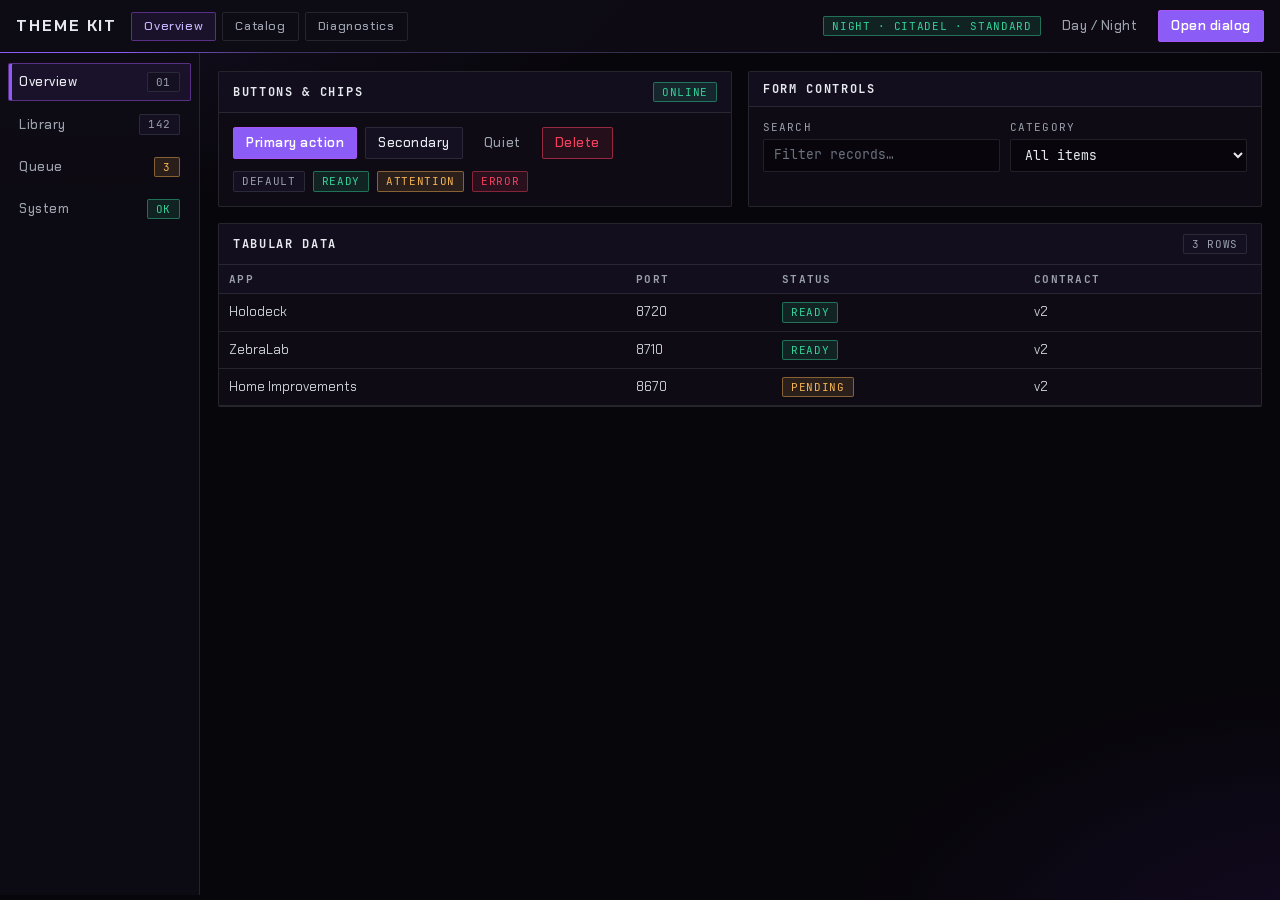
<file: web/kit/demo.html>
<!doctype html>
<html lang="en-GB">
<head>
<meta charset="utf-8">
<meta name="viewport" content="width=device-width, initial-scale=1">
<title>Citadel Theme Kit — Demo</title>
<link rel="stylesheet" href="./kit-tokens.css">
<script src="./kit-init.js" data-storage-prefix="ck-demo"></script>
<link rel="stylesheet" href="./kit.css">
<link rel="stylesheet" href="./demo.css">
</head>
<body class="ck-app">
  <header class="ck-header">
    <span class="ck-brand">Theme Kit</span>
    <nav class="ck-tabs" role="tablist" aria-label="Demo tabs">
      <button type="button" class="ck-tab is-active" role="tab" aria-selected="true">Overview</button>
      <button type="button" class="ck-tab" role="tab" aria-selected="false">Catalog</button>
      <button type="button" class="ck-tab" role="tab" aria-selected="false">Diagnostics</button>
    </nav>
    <span class="ck-header__spacer"></span>
    <div class="ck-header__actions">
      <span class="ck-chip ck-chip--ok" id="state-chip">night · citadel</span>
      <button type="button" class="ck-btn ck-btn--quiet" id="toggle-mode">Day / Night</button>
      <button type="button" class="ck-btn ck-btn--primary" id="open-dlg">Open dialog</button>
    </div>
  </header>

  <div class="demo-shell">
    <nav class="ck-rail" aria-label="Sections">
      <button type="button" class="ck-rail__item is-active" aria-current="page"><span>Overview</span><span class="ck-chip">01</span></button>
      <button type="button" class="ck-rail__item"><span>Library</span><span class="ck-chip">142</span></button>
      <button type="button" class="ck-rail__item"><span>Queue</span><span class="ck-chip ck-chip--warn">3</span></button>
      <button type="button" class="ck-rail__item"><span>System</span><span class="ck-chip ck-chip--ok">OK</span></button>
    </nav>

    <main class="demo-main">
      <div class="demo-grid">
        <section class="ck-panel">
          <div class="ck-panel__head">
            <h2 class="ck-panel__title">Buttons &amp; Chips</h2>
            <span class="ck-chip ck-chip--ok">Online</span>
          </div>
          <div class="ck-panel__body">
            <div class="demo-row demo-row--spaced">
              <button type="button" class="ck-btn ck-btn--primary">Primary action</button>
              <button type="button" class="ck-btn">Secondary</button>
              <button type="button" class="ck-btn ck-btn--quiet">Quiet</button>
              <button type="button" class="ck-btn ck-btn--danger">Delete</button>
            </div>
            <div class="demo-row">
              <span class="ck-chip">Default</span>
              <span class="ck-chip ck-chip--ok">Ready</span>
              <span class="ck-chip ck-chip--warn">Attention</span>
              <span class="ck-chip ck-chip--bad">Error</span>
            </div>
          </div>
        </section>

        <section class="ck-panel">
          <div class="ck-panel__head">
            <h2 class="ck-panel__title">Form Controls</h2>
          </div>
          <div class="ck-panel__body">
            <div class="demo-fields">
              <label>Search<input class="ck-input" type="search" placeholder="Filter records…"></label>
              <label>Category<select class="ck-select"><option>All items</option><option>Favourites</option><option>Recent</option></select></label>
            </div>
          </div>
        </section>
      </div>

      <section class="ck-panel">
        <div class="ck-panel__head">
          <h2 class="ck-panel__title">Tabular Data</h2>
          <span class="ck-chip">3 rows</span>
        </div>
        <div class="ck-panel__body demo-table-wrap">
          <table class="ck-table">
            <thead><tr><th>App</th><th>Port</th><th>Status</th><th>Contract</th></tr></thead>
            <tbody>
              <tr><td>Holodeck</td><td>8720</td><td><span class="ck-chip ck-chip--ok">Ready</span></td><td>v2</td></tr>
              <tr><td>ZebraLab</td><td>8710</td><td><span class="ck-chip ck-chip--ok">Ready</span></td><td>v2</td></tr>
              <tr><td>Home Improvements</td><td>8670</td><td><span class="ck-chip ck-chip--warn">Pending</span></td><td>v2</td></tr>
            </tbody>
          </table>
        </div>
      </section>
    </main>
  </div>

  <dialog class="ck-dialog" id="demo-dlg">
    <div class="ck-dialog__head">
      <h3 class="ck-dialog__title">Confirm action</h3>
      <button type="button" class="ck-btn ck-btn--quiet" data-close>Close</button>
    </div>
    <div class="ck-dialog__body">
      <p class="demo-copy">Every framed app inherits Citadel's active theme, family, style and Day/Night mode automatically.</p>
    </div>
    <div class="ck-dialog__foot">
      <button type="button" class="ck-btn" data-close>Cancel</button>
      <button type="button" class="ck-btn ck-btn--primary" data-close>Confirm</button>
    </div>
  </dialog>

  <script type="module" src="./demo.js"></script>
</body>
</html>
</file>
<file: web/kit/kit-tokens.css>
/* ==========================================================================
   Citadel Theme Kit — design tokens (Citadel, LCARS, Borg × Night & Day)
   Mirrors Citadel's tokens.css, lcars.css and borg.css root palette blocks.
   tests/test_appearance.py asserts every colour token matches Citadel's CSS.
   ========================================================================== */

@font-face { font-family: "Chakra Petch"; font-weight: 400; font-display: swap; src: url("./fonts/ChakraPetch-400.woff2") format("woff2"); }
@font-face { font-family: "Chakra Petch"; font-weight: 500; font-display: swap; src: url("./fonts/ChakraPetch-500.woff2") format("woff2"); }
@font-face { font-family: "Chakra Petch"; font-weight: 600; font-display: swap; src: url("./fonts/ChakraPetch-600.woff2") format("woff2"); }
@font-face { font-family: "Chakra Petch"; font-weight: 700; font-display: swap; src: url("./fonts/ChakraPetch-700.woff2") format("woff2"); }
@font-face { font-family: "JetBrains Mono"; font-weight: 400; font-display: swap; src: url("./fonts/JetBrainsMono-Regular.ttf") format("truetype"); }
@font-face { font-family: "JetBrains Mono"; font-weight: 700; font-display: swap; src: url("./fonts/JetBrainsMono-Bold.ttf") format("truetype"); }
@font-face { font-family: "Antonio"; src: url("./fonts/Antonio-VF.ttf") format("truetype"); font-weight: 100 700; font-display: swap; }

/* ---- Citadel Night (default) ---------------------------------------------------------------- */
:root {
  --bg:         #07060a;
  --bg-2:       #0b0910;
  --surface:    #0e0b14;
  --surface-2:  #151021;
  --surface-3:  #1c1530;

  --accent:      #8b5cf6;
  --accent-hi:   #a855f7;
  --accent-soft: #c4b5fd;
  --accent-deep: #4c1d95;
  --accent-wash: rgba(139, 92, 246, 0.10);
  --accent-ink:  #ffffff;
  --glow-2:      #4c1d95;

  --silver-hi:   #e6e9ee;
  --silver:      #c9ced6;
  --silver-mute: #9aa1ad;
  --silver-dim:  #6b7280;

  --edge:        rgba(201, 206, 214, 0.13);
  --edge-strong: rgba(168, 85, 247, 0.45);

  --ok:   #34d399;
  --warn: #f5b454;
  --bad:  #f43f5e;
  --heat-1: #f3d899;
  --heat-2: #f5a742;
  --heat-3: #ff4b2b;
  --series-1: #a78bfa; --series-2: #e6e9ee; --series-3: #f0abfc; --series-4: #67e8f9; --series-5: #93c5fd;

  --well:      rgba(0, 0, 0, 0.38);
  --vignette:  rgba(0, 0, 0, 0.45);

  --font-display: "Chakra Petch", "Segoe UI", system-ui, sans-serif;
  --font-mono:    "JetBrains Mono", ui-monospace, "SFMono-Regular", Menlo, monospace;

  --chamfer: 14px;
  --gap: 16px;
  --radius-sm: 2px;
  --ease: cubic-bezier(.2, .7, .2, 1);
}

/* ---- Citadel Day ---------------------------------------------------------------------------- */
:root[data-mode="day"] {
  --bg:         #f2e8d5;
  --bg-2:       #f5ecdd;
  --surface:    #f8f0e2;
  --surface-2:  #faf4e6;
  --surface-3:  #fdf9f0;

  --accent:      #b5541f;
  --accent-hi:   #c4601f;
  --accent-soft: #82401b;
  --accent-deep: #6e2a12;
  --accent-wash: rgba(181, 84, 31, 0.10);
  --accent-ink:  #ffffff;
  --glow-2:      #6e2a12;

  --silver-hi:   #2a2015;
  --silver:      #4a3c2a;
  --silver-mute: #6b5c44;
  --silver-dim:  #93876c;

  --edge:        #ddcda8;
  --edge-strong: rgba(196, 96, 31, 0.45);

  --ok:   #3d5a73;
  --warn: #b0601c;
  --bad:  #8a2e2e;
  --heat-1: #8c6a45;
  --heat-2: #b5541f;
  --heat-3: #a3302a;
  --series-1: #b5541f; --series-2: #3d5a73; --series-3: #8a2e2e; --series-4: #7d6b52; --series-5: #5c4a3a;

  --well:      rgba(42, 32, 21, 0.07);
  --vignette:  rgba(42, 32, 21, 0.10);

  color-scheme: light;
}

/* ---- LCARS family (Night & Day; shared by LCARS and LCARS 25) ------------------------------- */
html[data-family="lcars"] {
  --lc-1: #a78bfa;
  --lc-2: #c4b5fd;
  --lc-3: #8577e0;
  --lc-4: #c9ced6;
  --lc-5: #d3a4ea;
  --lc-6: #8f96a3;
  --lc-7: #f2b45a;
  --lc-red: #f43f5e;
  --lc-frame: var(--lc-3);
  --lc-gig: #b03c64;
  --lc-gig-on: #f6e9ee;
  --lc-diary: #9a5bb5;
  --lc-on: #07060a;
  --lc-hd-frame: #6c5ce7; --lc-hd-1: #9b6bff; --lc-hd-2: #6f86d6; --lc-hd-3: #c05ed8; --lc-hd-4: #6c5ce7;
  --lc-font: "Antonio", "Arial Narrow", "Roboto Condensed", sans-serif;
  --lc-ease: cubic-bezier(.2, .8, .2, 1);
}

html[data-family="lcars"][data-mode="day"] {
  --lc-1: #b5541f;
  --lc-2: #a8652f;
  --lc-3: #3d5a73;
  --lc-4: #7d6b52;
  --lc-5: #8a2e2e;
  --lc-6: #5c4a3a;
  --lc-7: #c25a17;
  --lc-red: #a3302a;
  --lc-on: #fdf8ee;
  --lc-frame: var(--lc-1);
  --lc-gig: var(--lc-5); --lc-gig-on: var(--lc-on); --lc-diary: var(--lc-2);
  --lc-hd-frame: var(--lc-frame); --lc-hd-1: var(--lc-2); --lc-hd-2: var(--lc-4); --lc-hd-3: var(--lc-5); --lc-hd-4: var(--lc-1);
}

/* ---- Borg family (Night & Day — Obsidian default) ------------------------------------------- */
html[data-family="borg"] {
  --bg:           #030304;
  --bg-2:         #060708;
  --surface:      #090a0c;
  --surface-2:    #0f1114;
  --surface-3:    #16191e;

  --accent:       #2ee86c;
  --accent-hi:    #5eff91;
  --accent-soft:  #86f7a9;
  --accent-deep:  #0d4a22;
  --accent-wash:  rgba(46, 232, 108, 0.09);
  --accent-ink:   #030604;
  --glow-2:       #030304;

  --silver-hi:    #eef1f4;
  --silver:       #c2c8cf;
  --silver-mute:  #7d8590;
  --silver-dim:   #4d545e;

  --edge:         rgba(255, 255, 255, 0.11);
  --edge-strong:  rgba(46, 232, 108, 0.43);

  --ok:           #2ee86c;
  --warn:         #e5b23a;
  --bad:          #f43f5e;
  --heat-1:       #d8a328;
  --heat-2:       #f59e0b;
  --heat-3:       #ff4b2b;

  --series-1:     #2ee86c;
  --series-2:     #d8a328;
  --series-3:     #5f8c8a;
  --series-4:     #6684b5;
  --series-5:     #a6f4c5;

  --well:         rgba(0, 0, 0, 0.60);
  --vignette:     rgba(0, 0, 0, 0.70);

  --brg-node:     #2ee86c;
  --brg-frame:    #5c6670;
  --brg-axis:     #d8a328;
  --brg-cyan:     #5f8c8a;
  --brg-sub:      #556270;
  --brg-on:       #030604;

  --brg-ease:     cubic-bezier(.16, .84, .32, 1);
  --brg-grid:     color-mix(in srgb, var(--brg-frame) 5.5%, transparent);
  --brg-glow:     color-mix(in srgb, var(--brg-node) 28%, transparent);
}

html[data-family="borg"][data-mode="day"] {
  --bg:           #e6e9ec;
  --bg-2:         #edf0f2;
  --surface:      #f5f7f9;
  --surface-2:    #fafbfc;
  --surface-3:    #ffffff;

  --accent:       #147a3c;
  --accent-hi:    #1c944c;
  --accent-soft:  #115c2f;
  --accent-deep:  #0c4523;
  --accent-wash:  rgba(20, 122, 60, 0.09);
  --accent-ink:   #f6fbf8;
  --glow-2:       #e6e9ec;

  --silver-hi:    #14181d;
  --silver:       #2d353e;
  --silver-mute:  #586370;
  --silver-dim:   #7c8794;

  --edge:         rgba(20, 24, 29, 0.12);
  --edge-strong:  rgba(20, 122, 60, 0.55);

  --ok:           #147a3c;
  --warn:         #9c6d14;
  --bad:          #a3262e;
  --heat-1:       #6e6b20;
  --heat-2:       #9c6d14;
  --heat-3:       #a3262e;

  --series-1:     #147a3c;
  --series-2:     #9c6d14;
  --series-3:     #2c6e73;
  --series-4:     #3f5c80;
  --series-5:     #4c5764;

  --well:         rgba(20, 24, 29, 0.07);
  --vignette:     rgba(20, 24, 29, 0.11);

  --brg-node:     #147a3c;
  --brg-frame:    #6a7480;
  --brg-axis:     #9c6d14;
  --brg-cyan:     #2c6e73;
  --brg-sub:      #4a5a6e;
  --brg-on:       #f6fbf8;

  --brg-grid:     color-mix(in srgb, var(--brg-frame) 8%, transparent);
  --brg-glow:     color-mix(in srgb, var(--brg-node) 18%, transparent);
}
</file>
<file: web/kit/kit.css>
/* ==========================================================================
   Citadel Theme Kit — shared chrome primitives (ck-*)
   Supports Citadel, LCARS (html[data-family="lcars"]), LCARS 25
   (html[data-family="lcars"][data-theme="lcars25"]), and Borg
   (html[data-family="borg"]) across Night and Day ([data-mode="day"]).

   All colours flow from kit-tokens.css / Citadel's inline root overrides so
   built-in styles (Standard, COM/SCI/ENG/ENT) and custom styles recolour
   everything automatically.
   ========================================================================== */

*, *::before, *::after { box-sizing: border-box; }
[hidden] { display: none !important; }

html {
  color-scheme: dark;
  -webkit-text-size-adjust: 100%;
}
html[data-mode="day"] { color-scheme: light; }

a { color: inherit; }
button, input, select, textarea { font: inherit; color: inherit; }

:focus-visible {
  outline: 1px solid var(--accent-hi);
  outline-offset: 2px;
  box-shadow: 0 0 0 3px color-mix(in srgb, var(--accent-hi) 18%, transparent);
}

::selection { background: var(--accent-deep); color: var(--silver-hi); }
* { scrollbar-width: thin; scrollbar-color: var(--surface-3) transparent; }

@media (prefers-reduced-motion: reduce) {
  *, *::before, *::after { animation: none !important; transition: none !important; }
}

/* ==========================================================================
   CITADEL BASE (default family)
   ========================================================================== */

body.ck-app,
.ck-app {
  margin: 0;
  min-height: 100vh;
  color: var(--silver);
  font-family: var(--font-display);
  font-size: 14px;
  line-height: 1.45;
  background:
    radial-gradient(960px 520px at 8% -12%, color-mix(in srgb, var(--accent) 13%, transparent), transparent 62%),
    radial-gradient(840px 460px at 104% 106%, color-mix(in srgb, var(--glow-2) 18%, transparent), transparent 60%),
    var(--bg);
  background-attachment: fixed;
}

html.no-glow body.ck-app,
html.no-glow .ck-app {
  background: var(--bg);
}

html.has-bg body.ck-app,
html.has-bg .ck-app {
  background: transparent;
}

/* Header */
.ck-header {
  position: relative;
  display: flex;
  flex-wrap: wrap;
  align-items: center;
  gap: 10px 14px;
  padding: 10px 16px;
  background: color-mix(in srgb, var(--surface) 92%, transparent);
  border-bottom: 1px solid var(--edge);
}
.ck-header::after {
  content: "";
  position: absolute;
  left: 0; right: 0; bottom: -1px;
  height: 1px;
  pointer-events: none;
  background: linear-gradient(90deg, var(--accent) 0 120px, color-mix(in srgb, var(--accent) 25%, transparent) 280px, transparent 100%);
}
.ck-brand {
  display: inline-flex;
  align-items: center;
  gap: 8px;
  font: 700 16px/1 var(--font-display);
  letter-spacing: 0.12em;
  text-transform: uppercase;
  color: var(--silver-hi);
  white-space: nowrap;
}
.ck-header__spacer { flex: 1 1 auto; }
.ck-header__actions { display: inline-flex; flex-wrap: wrap; align-items: center; gap: 8px; }

/* Rail */
.ck-rail {
  display: flex;
  flex-direction: column;
  gap: 4px;
  padding: 10px 8px;
  background: color-mix(in srgb, var(--surface) 82%, transparent);
  border-right: 1px solid var(--edge);
}
.ck-rail__item {
  display: flex;
  align-items: center;
  justify-content: space-between;
  gap: 8px;
  padding: 8px 10px;
  border: 1px solid transparent;
  border-radius: var(--radius-sm);
  background: transparent;
  color: var(--silver-mute);
  text-decoration: none;
  cursor: pointer;
  text-align: left;
  font: 500 13px/1.2 var(--font-display);
  letter-spacing: 0.04em;
  transition: background .15s var(--ease), border-color .15s var(--ease), color .15s var(--ease);
}
.ck-rail__item:hover {
  color: var(--silver-hi);
  background: var(--accent-wash);
  border-color: var(--edge);
}
.ck-rail__item.is-active,
.ck-rail__item[aria-current="page"],
.ck-rail__item[aria-pressed="true"] {
  color: var(--silver-hi);
  background: var(--accent-wash);
  border-color: var(--edge-strong);
  box-shadow: inset 3px 0 0 var(--accent);
}

/* Panel */
.ck-panel {
  background: var(--surface);
  border: 1px solid var(--edge);
  border-radius: var(--radius-sm);
  overflow: hidden;
}
.ck-panel__head {
  display: flex;
  flex-wrap: wrap;
  align-items: center;
  justify-content: space-between;
  gap: 8px 12px;
  padding: 10px 14px;
  border-bottom: 1px solid var(--edge);
  background: color-mix(in srgb, var(--surface-2) 70%, transparent);
}
.ck-panel__title {
  margin: 0;
  font: 600 12px/1.2 var(--font-mono);
  letter-spacing: 0.14em;
  text-transform: uppercase;
  color: var(--silver-hi);
}
.ck-panel__body { padding: 14px; }

/* Buttons */
.ck-btn {
  display: inline-flex;
  align-items: center;
  justify-content: center;
  gap: 6px;
  min-height: 32px;
  padding: 6px 12px;
  border: 1px solid var(--edge);
  border-radius: var(--radius-sm);
  background: var(--surface-2);
  color: var(--silver-hi);
  text-decoration: none;
  cursor: pointer;
  white-space: nowrap;
  font: 500 13px/1.1 var(--font-display);
  letter-spacing: 0.04em;
  transition: background .15s var(--ease), border-color .15s var(--ease), color .15s var(--ease);
}
.ck-btn:hover:not(:disabled) {
  border-color: var(--edge-strong);
  background: var(--surface-3);
}
.ck-btn:disabled { opacity: 0.45; cursor: not-allowed; }
.ck-btn--primary {
  background: var(--accent);
  border-color: var(--accent-hi);
  color: var(--accent-ink, #ffffff);
  font-weight: 600;
}
.ck-btn--primary:hover:not(:disabled) {
  background: var(--accent-hi);
  border-color: var(--accent-hi);
}
.ck-btn--quiet {
  background: transparent;
  border-color: transparent;
  color: var(--silver-mute);
}
.ck-btn--quiet:hover:not(:disabled) {
  background: var(--accent-wash);
  border-color: var(--edge);
  color: var(--silver-hi);
}
.ck-btn--danger {
  border-color: color-mix(in srgb, var(--bad) 55%, transparent);
  color: var(--bad);
  background: color-mix(in srgb, var(--bad) 10%, transparent);
}
.ck-btn--danger:hover:not(:disabled) {
  background: color-mix(in srgb, var(--bad) 20%, transparent);
  border-color: var(--bad);
}

/* Tabs */
.ck-tabs {
  display: flex;
  flex-wrap: wrap;
  gap: 6px;
  align-items: center;
}
.ck-tab {
  display: inline-flex;
  align-items: center;
  gap: 6px;
  padding: 6px 12px;
  border: 1px solid var(--edge);
  border-radius: var(--radius-sm);
  background: transparent;
  color: var(--silver-mute);
  cursor: pointer;
  text-decoration: none;
  font: 500 12.5px/1.2 var(--font-display);
  letter-spacing: 0.05em;
  transition: background .15s var(--ease), border-color .15s var(--ease), color .15s var(--ease);
}
.ck-tab:hover { color: var(--silver-hi); border-color: var(--edge-strong); }
.ck-tab.is-active,
.ck-tab[aria-selected="true"],
.ck-tab[aria-pressed="true"] {
  color: var(--accent-soft);
  background: var(--accent-wash);
  border-color: var(--edge-strong);
}

/* Inputs & Selects */
.ck-input,
.ck-select {
  min-height: 32px;
  padding: 6px 10px;
  border: 1px solid var(--edge);
  border-radius: var(--radius-sm);
  background: var(--well);
  color: var(--silver-hi);
  font-family: var(--font-mono);
  font-size: 12.5px;
  line-height: 1.35;
  outline: none;
  transition: border-color .15s var(--ease), box-shadow .15s var(--ease);
}
.ck-input::placeholder { color: var(--silver-dim); }
.ck-input:focus,
.ck-select:focus {
  border-color: var(--edge-strong);
  box-shadow: 0 0 0 3px color-mix(in srgb, var(--accent-hi) 16%, transparent);
}
.ck-select option { background: var(--surface-2); color: var(--silver-hi); }

/* Tables */
.ck-table {
  width: 100%;
  border-collapse: collapse;
  font-size: 13px;
}
.ck-table th,
.ck-table td {
  padding: 8px 10px;
  text-align: left;
  border-bottom: 1px solid var(--edge);
}
.ck-table th {
  font: 600 10.5px/1.2 var(--font-mono);
  letter-spacing: 0.12em;
  text-transform: uppercase;
  color: var(--silver-mute);
  background: color-mix(in srgb, var(--surface-2) 70%, transparent);
}
.ck-table tbody tr:hover { background: var(--accent-wash); }

/* Chips */
.ck-chip {
  display: inline-flex;
  align-items: center;
  gap: 5px;
  padding: 2px 8px;
  border: 1px solid var(--edge);
  border-radius: var(--radius-sm);
  background: var(--surface-2);
  color: var(--silver-mute);
  font: 500 11px/1.3 var(--font-mono);
  letter-spacing: 0.06em;
  text-transform: uppercase;
  white-space: nowrap;
}
.ck-chip--ok { color: var(--ok); border-color: color-mix(in srgb, var(--ok) 45%, transparent); background: color-mix(in srgb, var(--ok) 12%, transparent); }
.ck-chip--warn { color: var(--warn); border-color: color-mix(in srgb, var(--warn) 45%, transparent); background: color-mix(in srgb, var(--warn) 12%, transparent); }
.ck-chip--bad { color: var(--bad); border-color: color-mix(in srgb, var(--bad) 45%, transparent); background: color-mix(in srgb, var(--bad) 12%, transparent); }

/* Dialog */
.ck-dialog {
  max-width: min(640px, calc(100vw - 24px));
  width: 100%;
  padding: 0;
  border: 1px solid var(--edge-strong);
  border-radius: var(--radius-sm);
  background: var(--surface);
  color: var(--silver);
  box-shadow: 0 24px 60px var(--vignette);
}
.ck-dialog::backdrop { background: rgba(0, 0, 0, 0.58); backdrop-filter: blur(2px); }
.ck-dialog__head {
  display: flex;
  align-items: center;
  justify-content: space-between;
  gap: 10px;
  padding: 12px 16px;
  border-bottom: 1px solid var(--edge);
  background: var(--surface-2);
}
.ck-dialog__title { margin: 0; font: 600 14px/1.2 var(--font-display); letter-spacing: 0.08em; text-transform: uppercase; color: var(--silver-hi); }
.ck-dialog__body { padding: 16px; }
.ck-dialog__foot { display: flex; justify-content: flex-end; gap: 8px; padding: 12px 16px; border-top: 1px solid var(--edge); }

/* ==========================================================================
   LCARS FAMILY (LCARS + LCARS 25 base)
   ========================================================================== */

html[data-family="lcars"] body.ck-app,
html[data-family="lcars"] .ck-app {
  background: var(--bg);
}
html[data-family="lcars"].has-bg body.ck-app,
html[data-family="lcars"].has-bg .ck-app {
  background: transparent;
}

html[data-family="lcars"] .ck-header {
  background: var(--bg);
  border-bottom: 0;
  padding: 10px 16px 14px;
}
html[data-family="lcars"] .ck-header::after {
  left: 16px; right: 16px; bottom: 0;
  height: 4px;
  border-radius: 2px;
  background: linear-gradient(90deg,
    var(--lc-frame) 0 148px, transparent 148px 154px,
    var(--lc-1) 154px 32%, transparent 32% calc(32% + 5px),
    var(--lc-4) calc(32% + 5px) 46%, transparent 46% calc(46% + 5px),
    var(--lc-5) calc(46% + 5px) 78%, transparent 78% calc(78% + 5px),
    var(--lc-2) calc(78% + 5px));
}
html[data-family="lcars"][data-mode="day"] .ck-header::after {
  background: linear-gradient(90deg,
    var(--lc-frame) 0 148px, transparent 148px 154px,
    var(--lc-frame) 154px 46%, transparent 46% calc(46% + 5px),
    var(--lc-5) calc(46% + 5px) 60%, transparent 60% calc(60% + 5px),
    var(--lc-3) calc(60% + 5px) 84%, transparent 84% calc(84% + 5px),
    var(--lc-frame) calc(84% + 5px));
}

html[data-family="lcars"] .ck-brand {
  height: 34px;
  padding: 0 16px;
  border-radius: 17px 4px 4px 17px;
  background: var(--lc-frame);
  color: var(--lc-on);
  font: 600 19px/1 var(--lc-font);
  letter-spacing: 0.12em;
}

html[data-family="lcars"] .ck-rail {
  background: transparent;
  border-right: 0;
  gap: 5px;
  padding: 12px 10px;
}
html[data-family="lcars"] .ck-rail__item {
  border: 0;
  border-radius: 17px 4px 4px 17px;
  padding: 7px 12px 7px 14px;
  background: color-mix(in srgb, var(--lc-frame) 22%, var(--surface));
  color: var(--silver-hi);
  font: 500 15px/1.1 var(--lc-font);
  letter-spacing: 0.08em;
  text-transform: uppercase;
  box-shadow: inset 6px 0 0 var(--lc-c, var(--lc-frame));
}
html[data-family="lcars"] .ck-rail__item:hover {
  background: color-mix(in srgb, var(--lc-c, var(--lc-frame)) 36%, var(--surface));
}
html[data-family="lcars"] .ck-rail__item.is-active,
html[data-family="lcars"] .ck-rail__item[aria-current="page"],
html[data-family="lcars"] .ck-rail__item[aria-pressed="true"] {
  background: var(--lc-c, var(--lc-7));
  color: var(--lc-on);
  box-shadow: none;
}

html[data-family="lcars"] .ck-panel {
  border: 0;
  border-radius: 18px 0 18px 18px;
  background: var(--surface);
  box-shadow: inset 5px 0 0 var(--lc-c, var(--lc-frame)), inset 0 0 0 1px color-mix(in srgb, var(--lc-frame) 28%, transparent);
}
html[data-family="lcars"] .ck-panel__head {
  border-bottom: 1px solid color-mix(in srgb, var(--lc-frame) 28%, transparent);
  background: color-mix(in srgb, var(--lc-frame) 10%, var(--surface));
  padding-left: 18px;
}
html[data-family="lcars"] .ck-panel__title {
  font: 500 18px/1 var(--lc-font);
  letter-spacing: 0.1em;
  color: var(--lc-c, var(--lc-frame));
}
html[data-family="lcars"] .ck-panel__body { padding-left: 18px; }

html[data-family="lcars"] .ck-btn {
  min-height: 32px;
  padding: 0 15px;
  border: 0;
  border-radius: 999px;
  background: color-mix(in srgb, var(--lc-frame) 24%, var(--surface-2));
  color: var(--silver-hi);
  font: 500 14.5px/1 var(--lc-font);
  letter-spacing: 0.08em;
  text-transform: uppercase;
}
html[data-family="lcars"] .ck-btn:hover:not(:disabled) {
  background: var(--lc-2);
  color: var(--lc-on);
}
html[data-family="lcars"] .ck-btn--primary {
  background: var(--lc-frame);
  color: var(--lc-on);
}
html[data-family="lcars"] .ck-btn--primary:hover:not(:disabled) {
  background: var(--lc-7);
  color: var(--lc-on);
}
html[data-family="lcars"] .ck-btn--quiet {
  background: transparent;
  color: var(--silver-mute);
}
html[data-family="lcars"] .ck-btn--danger {
  background: color-mix(in srgb, var(--lc-red) 22%, var(--surface-2));
  color: var(--lc-red);
}
html[data-family="lcars"] .ck-btn--danger:hover:not(:disabled) {
  background: var(--lc-red);
  color: var(--lc-on);
}

html[data-family="lcars"] .ck-tab {
  border: 0;
  border-radius: 999px;
  padding: 6px 14px;
  background: color-mix(in srgb, var(--lc-frame) 18%, var(--surface));
  color: var(--silver);
  font: 500 14.5px/1 var(--lc-font);
  letter-spacing: 0.08em;
  text-transform: uppercase;
}
html[data-family="lcars"] .ck-tab.is-active,
html[data-family="lcars"] .ck-tab[aria-selected="true"],
html[data-family="lcars"] .ck-tab[aria-pressed="true"] {
  background: var(--lc-7);
  color: var(--lc-on);
}

html[data-family="lcars"] .ck-input,
html[data-family="lcars"] .ck-select {
  border-radius: 999px;
  padding: 6px 14px;
  border-color: color-mix(in srgb, var(--lc-frame) 42%, transparent);
}
html[data-family="lcars"] textarea.ck-input { border-radius: 12px; }

html[data-family="lcars"] .ck-table th {
  font: 500 14px/1 var(--lc-font);
  letter-spacing: 0.1em;
  color: var(--lc-frame);
  border-bottom: 2px solid color-mix(in srgb, var(--lc-frame) 45%, transparent);
}

html[data-family="lcars"] .ck-chip {
  border: 0;
  border-radius: 999px;
  padding: 2px 10px;
  background: color-mix(in srgb, var(--lc-frame) 22%, var(--surface-2));
  color: var(--silver-hi);
  font: 500 12.5px/1.2 var(--lc-font);
  letter-spacing: 0.08em;
}
html[data-family="lcars"] .ck-chip--ok { background: color-mix(in srgb, var(--ok) 22%, var(--surface-2)); color: var(--ok); }
html[data-family="lcars"] .ck-chip--warn { background: var(--lc-7); color: var(--lc-on); }
html[data-family="lcars"] .ck-chip--bad { background: var(--lc-red); color: var(--lc-on); }

html[data-family="lcars"] .ck-dialog {
  border: 0;
  border-radius: 22px 0 22px 22px;
  box-shadow: inset 6px 0 0 var(--lc-frame), 0 24px 60px var(--vignette);
}
html[data-family="lcars"] .ck-dialog__head {
  padding-left: 20px;
  border-bottom: 2px solid color-mix(in srgb, var(--lc-frame) 40%, transparent);
}
html[data-family="lcars"] .ck-dialog__title {
  font: 500 22px/1 var(--lc-font);
  letter-spacing: 0.1em;
  color: var(--lc-frame);
}
html[data-family="lcars"] .ck-dialog__body,
html[data-family="lcars"] .ck-dialog__foot { padding-left: 20px; }

/* ==========================================================================
   LCARS 25 (symmetrical Tactical Deck tiles, key-pad buttons, segmented spine)
   Always prefixed with [data-family="lcars"][data-theme="lcars25"] so specificity
   wins over [data-family="lcars"][data-mode="day"].
   ========================================================================== */

html[data-family="lcars"][data-theme="lcars25"] .ck-header {
  padding: 8px 14px 12px;
}
html[data-family="lcars"][data-theme="lcars25"] .ck-header::after {
  left: 14px; right: 14px;
  height: 2px;
  border-radius: 1px;
  background: linear-gradient(90deg,
    color-mix(in srgb, var(--lc-frame) 55%, transparent) 0 calc(100% - 148px),
    transparent calc(100% - 148px) calc(100% - 142px),
    var(--lc-5) calc(100% - 142px) calc(100% - 82px),
    transparent calc(100% - 82px) calc(100% - 76px),
    var(--lc-2) calc(100% - 76px));
}
html[data-family="lcars"][data-theme="lcars25"] .ck-brand {
  border-radius: 6px;
  background: var(--lc-1);
  color: var(--lc-on);
}
html[data-family="lcars"][data-theme="lcars25"] .ck-rail__item {
  border-radius: 4px 14px 14px 4px;
  box-shadow: inset 4px 0 0 var(--lc-c, var(--lc-frame));
}
html[data-family="lcars"][data-theme="lcars25"] .ck-panel {
  border-radius: 6px;
  box-shadow: inset 0 0 0 1px color-mix(in srgb, var(--lc-frame) 42%, transparent);
}
html[data-family="lcars"][data-theme="lcars25"] .ck-panel__head {
  padding: 7px 12px;
  background: color-mix(in srgb, var(--lc-frame) 16%, var(--surface-2));
  border-bottom: 2px solid color-mix(in srgb, var(--lc-frame) 52%, transparent);
}
html[data-family="lcars"][data-theme="lcars25"] .ck-panel__body { padding: 14px; }
html[data-family="lcars"][data-theme="lcars25"] .ck-btn,
html[data-family="lcars"][data-theme="lcars25"] .ck-tab {
  border-radius: 4px;
}
html[data-family="lcars"][data-theme="lcars25"] .ck-input,
html[data-family="lcars"][data-theme="lcars25"] .ck-select {
  border-radius: 4px;
  padding: 6px 10px;
}
html[data-family="lcars"][data-theme="lcars25"] .ck-chip { border-radius: 4px; }
html[data-family="lcars"][data-theme="lcars25"] .ck-dialog {
  border-radius: 8px;
  box-shadow: inset 7px 0 0 var(--lc-frame), inset -7px 0 0 var(--lc-3), inset 0 5px 0 var(--lc-1), inset 0 -5px 0 var(--lc-2), 0 24px 60px var(--vignette);
}
html[data-family="lcars"][data-theme="lcars25"] .ck-dialog__head,
html[data-family="lcars"][data-theme="lcars25"] .ck-dialog__body,
html[data-family="lcars"][data-theme="lcars25"] .ck-dialog__foot {
  padding-left: 20px;
  padding-right: 20px;
}

/* ==========================================================================
   BORG FAMILY (Unimatrix obsidian matrix grid, emerald conduits, gold axes)
   ========================================================================== */

html[data-family="borg"] body.ck-app,
html[data-family="borg"] .ck-app {
  background-color: var(--bg);
  background-image:
    linear-gradient(90deg, var(--brg-grid) 1px, transparent 1px),
    linear-gradient(0deg, var(--brg-grid) 1px, transparent 1px),
    radial-gradient(880px 520px at 8% -10%, color-mix(in srgb, var(--glow-2) 16%, transparent), transparent 62%),
    radial-gradient(760px 460px at 98% 104%, color-mix(in srgb, var(--glow-2) 12%, transparent), transparent 60%);
  background-size: 44px 44px, 44px 44px, auto, auto;
  background-attachment: fixed;
}
html[data-family="borg"].no-glow body.ck-app,
html[data-family="borg"].no-glow .ck-app {
  background-image:
    linear-gradient(90deg, var(--brg-grid) 1px, transparent 1px),
    linear-gradient(0deg, var(--brg-grid) 1px, transparent 1px);
  background-size: 44px 44px, 44px 44px;
}
html[data-family="borg"].has-bg body.ck-app,
html[data-family="borg"].has-bg .ck-app {
  background: transparent;
}

html[data-family="borg"] .ck-header {
  background:
    repeating-linear-gradient(0deg, color-mix(in srgb, var(--brg-frame) 5%, transparent) 0 1px, transparent 1px 10px) left / 14px 100% no-repeat,
    linear-gradient(180deg, color-mix(in srgb, var(--surface-2) 94%, transparent), color-mix(in srgb, var(--surface) 94%, transparent));
  border-bottom: 0;
  padding: 10px 18px 14px 22px;
}
html[data-family="borg"] .ck-header::after {
  left: 0; right: 0; bottom: 0;
  height: 3px;
  background: linear-gradient(90deg,
    var(--brg-axis) 0 88px, transparent 88px 94px,
    color-mix(in srgb, var(--brg-node) 88%, transparent) 94px 290px, transparent 290px 296px,
    color-mix(in srgb, var(--brg-cyan) 65%, transparent) 296px 420px,
    color-mix(in srgb, var(--brg-frame) 34%, transparent) 420px 88%, transparent 100%) left center / 100% 2px no-repeat;
}
html[data-family="borg"] .ck-brand {
  color: var(--brg-node);
  letter-spacing: 0.16em;
  text-shadow: 0 0 12px var(--brg-glow);
}
html[data-family="borg"][data-mode="day"] .ck-brand { text-shadow: none; }

html[data-family="borg"] .ck-rail {
  background: color-mix(in srgb, var(--surface) 88%, transparent);
  border-right: 1px solid color-mix(in srgb, var(--brg-frame) 32%, transparent);
}
html[data-family="borg"] .ck-rail__item {
  border: 1px solid color-mix(in srgb, var(--brg-frame) 22%, transparent);
  border-radius: 0;
  clip-path: polygon(6px 0, 100% 0, 100% calc(100% - 6px), calc(100% - 6px) 100%, 0 100%, 0 6px);
  color: var(--silver);
}
html[data-family="borg"] .ck-rail__item.is-active,
html[data-family="borg"] .ck-rail__item[aria-current="page"],
html[data-family="borg"] .ck-rail__item[aria-pressed="true"] {
  border-color: var(--brg-axis);
  background: color-mix(in srgb, var(--brg-node) 18%, var(--surface-2));
  color: var(--brg-node);
  box-shadow: inset 3px 0 0 var(--brg-axis);
}

html[data-family="borg"] .ck-panel {
  border: 1px solid color-mix(in srgb, var(--brg-frame) 38%, transparent);
  border-radius: 0;
  clip-path: polygon(10px 0, 100% 0, 100% calc(100% - 10px), calc(100% - 10px) 100%, 0 100%, 0 10px);
  background: color-mix(in srgb, var(--surface) 94%, transparent);
}
html[data-family="borg"] .ck-panel__head {
  background: linear-gradient(90deg, color-mix(in srgb, var(--brg-frame) 14%, var(--surface-2)), var(--surface-2));
  border-bottom: 1px solid color-mix(in srgb, var(--brg-axis) 42%, transparent);
}
html[data-family="borg"] .ck-panel__title { color: var(--brg-node); }

html[data-family="borg"] .ck-btn,
html[data-family="borg"] .ck-tab {
  border-radius: 0;
  border-color: color-mix(in srgb, var(--brg-frame) 40%, transparent);
  clip-path: polygon(6px 0, 100% 0, 100% calc(100% - 6px), calc(100% - 6px) 100%, 0 100%, 0 6px);
}
html[data-family="borg"] .ck-btn--primary {
  background: var(--brg-node);
  border-color: var(--brg-node);
  color: var(--brg-on);
}
html[data-family="borg"] .ck-btn--primary:hover:not(:disabled) {
  background: var(--brg-axis);
  border-color: var(--brg-axis);
  color: var(--brg-on);
}
html[data-family="borg"] .ck-tab.is-active,
html[data-family="borg"] .ck-tab[aria-selected="true"],
html[data-family="borg"] .ck-tab[aria-pressed="true"] {
  border-color: var(--brg-axis);
  background: color-mix(in srgb, var(--brg-node) 18%, var(--surface-2));
  color: var(--brg-node);
}

html[data-family="borg"] .ck-input,
html[data-family="borg"] .ck-select {
  border-radius: 0;
  border-color: color-mix(in srgb, var(--brg-frame) 38%, transparent);
}
html[data-family="borg"] .ck-input:focus,
html[data-family="borg"] .ck-select:focus {
  border-color: var(--brg-axis);
  box-shadow: 0 0 0 3px color-mix(in srgb, var(--brg-node) 18%, transparent);
}

html[data-family="borg"] .ck-table th {
  color: var(--brg-axis);
  border-bottom-color: color-mix(in srgb, var(--brg-frame) 40%, transparent);
}

html[data-family="borg"] .ck-chip {
  border-radius: 0;
  border-color: color-mix(in srgb, var(--brg-cyan) 48%, transparent);
  color: var(--brg-cyan);
}
html[data-family="borg"] .ck-chip--ok { border-color: var(--brg-node); color: var(--brg-node); }
html[data-family="borg"] .ck-chip--warn { border-color: var(--brg-axis); color: var(--brg-axis); }
html[data-family="borg"] .ck-chip--bad { border-color: var(--bad); color: var(--bad); }

html[data-family="borg"] .ck-dialog {
  border-radius: 0;
  border: 1px solid var(--brg-node);
  clip-path: polygon(12px 0, 100% 0, 100% calc(100% - 12px), calc(100% - 12px) 100%, 0 100%, 0 12px);
}
html[data-family="borg"] .ck-dialog__title { color: var(--brg-node); }

/* ==========================================================================
   PHONE LAYOUT SAFETY (<= 760px: never overflow horizontally)
   ========================================================================== */
@media (max-width: 760px) {
  .ck-header { padding: 8px 12px 12px; gap: 8px; }
  .ck-rail {
    flex-direction: row;
    flex-wrap: wrap;
    border-right: 0;
    border-bottom: 1px solid var(--edge);
    padding: 8px 10px;
  }
  .ck-rail__item { flex: 0 0 auto; }
}
</file>
<file: web/kit/demo.css>
.demo-shell { display: grid; grid-template-columns: 200px minmax(0, 1fr); min-height: calc(100vh - 58px); }
.demo-main { padding: 18px; display: grid; gap: 16px; align-content: start; min-width: 0; }
.demo-row { display: flex; flex-wrap: wrap; gap: 8px; align-items: center; }
.demo-row--spaced { margin-bottom: 12px; }
.demo-grid { display: grid; grid-template-columns: repeat(auto-fit, minmax(260px, 1fr)); gap: 16px; }
.demo-fields { display: grid; grid-template-columns: repeat(auto-fit, minmax(180px, 1fr)); gap: 10px; }
.demo-fields label { display: grid; gap: 4px; font: 500 11px/1.2 var(--font-mono); text-transform: uppercase; letter-spacing: .1em; color: var(--silver-mute); }
.demo-table-wrap { padding: 0; overflow-x: auto; }
.demo-copy { margin: 0; }
@media (max-width: 760px) { .demo-shell { grid-template-columns: minmax(0, 1fr); } .demo-main { padding: 12px; } }
</file>
